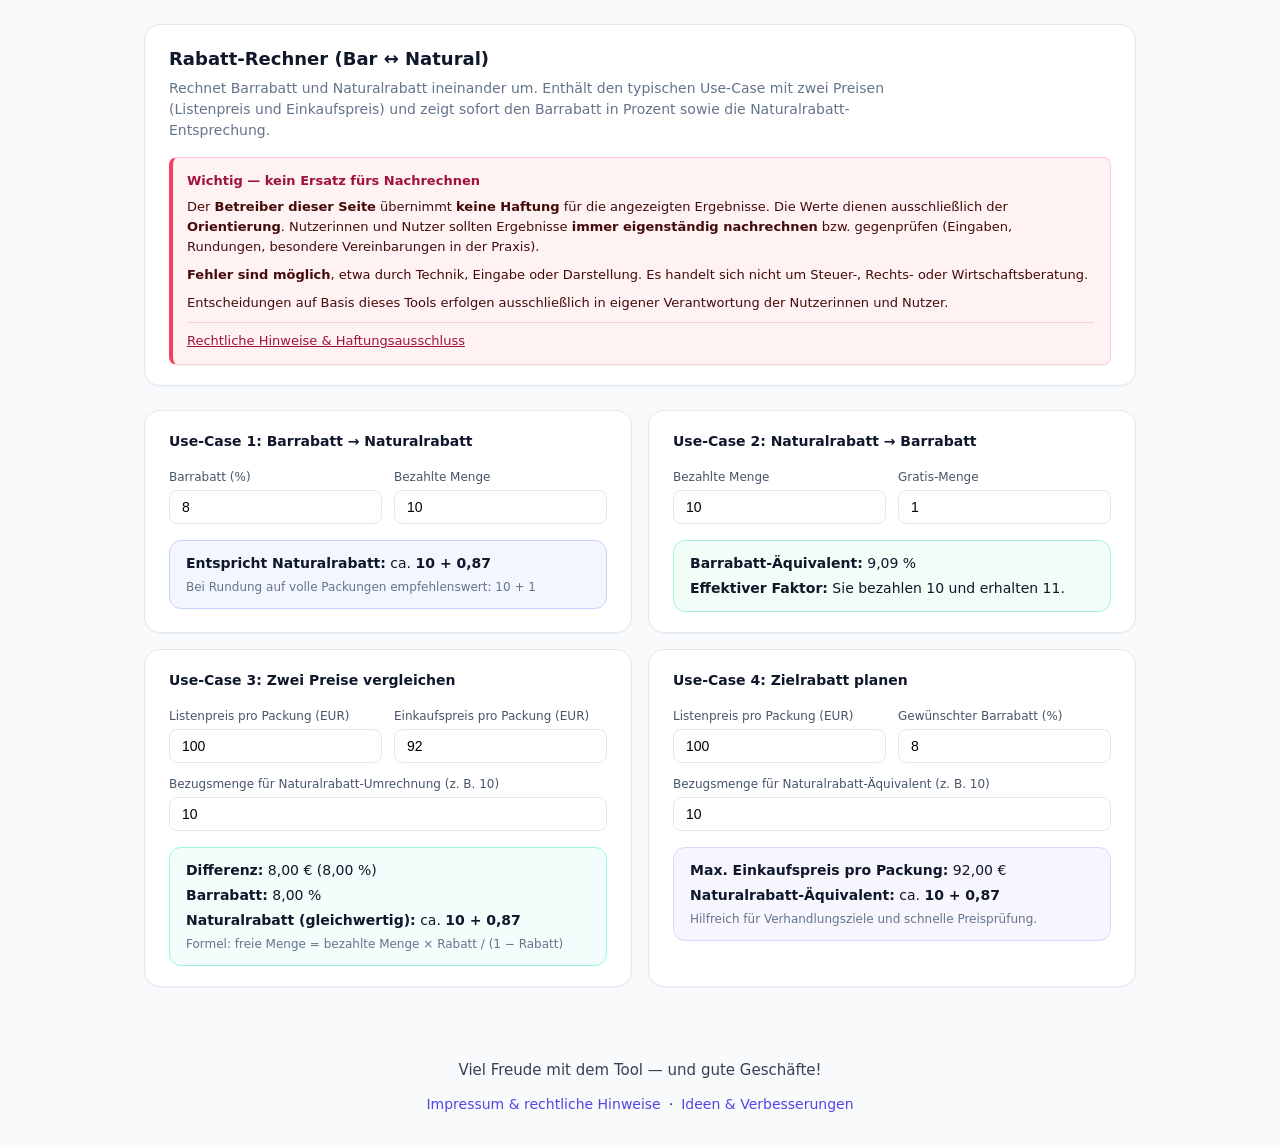
<file: index.html>
<!DOCTYPE html>
  <html lang="de">
  <head>
    <meta charset="utf-8" />
    <meta name="viewport" content="width=device-width, initial-scale=1" />
    <title>Rabatt-Rechner (Bar ↔ Natural)</title>
    <link rel="stylesheet" href="style.css" />
  </head>
  <body>
    <main class="wrap">
      <section class="card intro">
        <h1>Rabatt-Rechner (Bar ↔ Natural)</h1>
        <p class="lead">
          Rechnet Barrabatt und Naturalrabatt ineinander um. Enthält den typischen Use-Case mit zwei Preisen
          (Listenpreis und Einkaufspreis) und zeigt sofort den Barrabatt in Prozent sowie die Naturalrabatt-Entsprechung.
        </p>
        <div class="warning-box" role="note" aria-label="Warnhinweis">
          <p class="warning-box__title"><strong>Wichtig — kein Ersatz fürs Nachrechnen</strong></p>
          <p>
            Der <strong>Betreiber dieser Seite</strong> übernimmt <strong>keine Haftung</strong> für die angezeigten
            Ergebnisse. Die Werte dienen ausschließlich der <strong>Orientierung</strong>. Nutzerinnen und Nutzer sollten
            Ergebnisse <strong>immer eigenständig nachrechnen</strong> bzw. gegenprüfen (Eingaben, Rundungen, besondere
            Vereinbarungen in der Praxis).
          </p>
          <p>
            <strong>Fehler sind möglich</strong>, etwa durch Technik, Eingabe oder Darstellung. Es handelt sich nicht um
            Steuer-, Rechts- oder Wirtschaftsberatung.
          </p>
          <p>
  Entscheidungen auf Basis dieses Tools erfolgen ausschließlich in eigener Verantwortung der Nutzerinnen und Nutzer.
</p>
          <p class="warning-box__link">
            <a href="impressum.html#haftung">Rechtliche Hinweise &amp; Haftungsausschluss</a>
          </p>
        </div>
      </section>

      <section class="grid-2">
        <div class="card" data-case="1">
          <h2>Use-Case 1: Barrabatt → Naturalrabatt</h2>
          <div class="row-2">
            <label>
              Barrabatt (%)
              <input id="barPercentInput" type="number" min="0" max="99.99" step="0.01" value="8" />
            </label>
            <label>
              Bezahlte Menge
              <input id="barQtyInput" type="number" min="1" step="1" value="10" />
            </label>
          </div>
          <div id="uc1-out" class="out out-indigo hidden"></div>
          <p id="uc1-hint" class="hint">Bitte Rabatt zwischen 0% und kleiner 100% eingeben.</p>
        </div>

        <div class="card" data-case="2">
          <h2>Use-Case 2: Naturalrabatt → Barrabatt</h2>
          <div class="row-2">
            <label>
              Bezahlte Menge
              <input id="natPaidQty" type="number" min="1" step="1" value="10" />
            </label>
            <label>
              Gratis-Menge
              <input id="natFreeQty" type="number" min="0" step="1" value="1" />
            </label>
          </div>
          <div id="uc2-out" class="out out-emerald hidden"></div>
          <p id="uc2-hint" class="hint">Bitte mindestens 1 bezahlte Packung eingeben.</p>
        </div>

        <div class="card" data-case="3">
          <h2>Use-Case 3: Zwei Preise vergleichen</h2>
          <div class="row-2">
            <label>
              Listenpreis pro Packung (EUR)
              <input id="priceList" type="number" min="0" step="0.01" value="100" />
            </label>
            <label>
              Einkaufspreis pro Packung (EUR)
              <input id="priceBuy" type="number" min="0" step="0.01" value="92" />
            </label>
          </div>
          <label class="block-label">
            Bezugsmenge für Naturalrabatt-Umrechnung (z. B. 10)
            <input id="priceUseCaseQty" type="number" min="1" step="1" value="10" />
          </label>
          <div id="uc3-out" class="out out-teal hidden"></div>
          <p id="uc3-hint" class="hint">
            Bitte sinnvolle Preise eingeben (Listenpreis &gt; 0, Einkaufspreis zwischen 0 und Listenpreis).
          </p>
        </div>

        <div class="card" data-case="4">
          <h2>Use-Case 4: Zielrabatt planen</h2>
          <div class="row-2">
            <label>
              Listenpreis pro Packung (EUR)
              <input id="targetListPrice" type="number" min="0" step="0.01" value="100" />
            </label>
            <label>
              Gewünschter Barrabatt (%)
              <input id="targetBarPctInput" type="number" min="0" max="99.99" step="0.01" value="8" />
            </label>
          </div>
          <label class="block-label">
            Bezugsmenge für Naturalrabatt-Äquivalent (z. B. 10)
            <input id="targetQty" type="number" min="1" step="1" value="10" />
          </label>
          <div id="uc4-out" class="out out-violet hidden"></div>
          <p id="uc4-hint" class="hint">Bitte Listenpreis &gt; 0 und Zielrabatt zwischen 0% und kleiner 100% eingeben.</p>
        </div>
      </section>
    </main>

    <footer class="site-footer">
      <p class="footer-wish">Viel Freude mit dem Tool — und gute Geschäfte!</p>
      <p class="footer-links">
        <a href="impressum.html">Impressum &amp; rechtliche Hinweise</a>
        ·
        <a href="impressum.html#ideen">Ideen &amp; Verbesserungen</a>
      </p>
    </footer>

    <script src="script.js"></script>
  </body>
  </html>
</file>
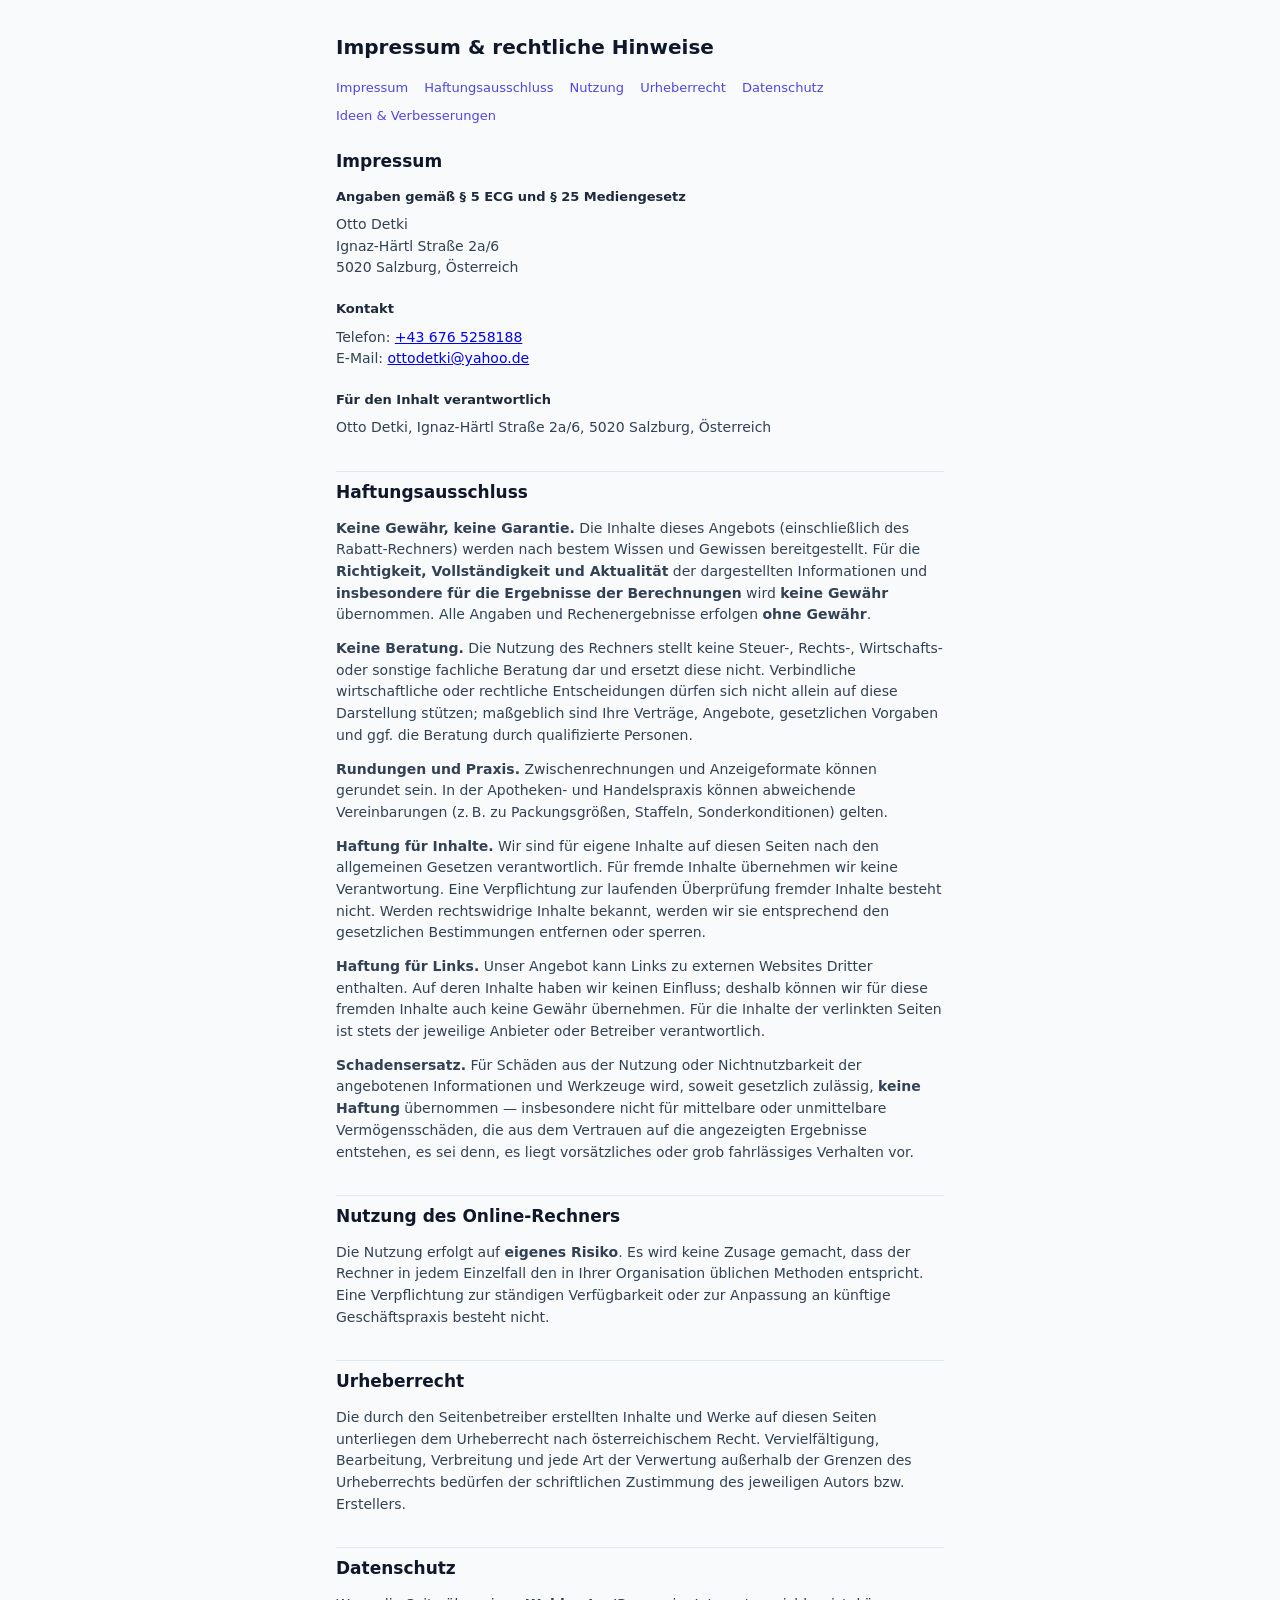
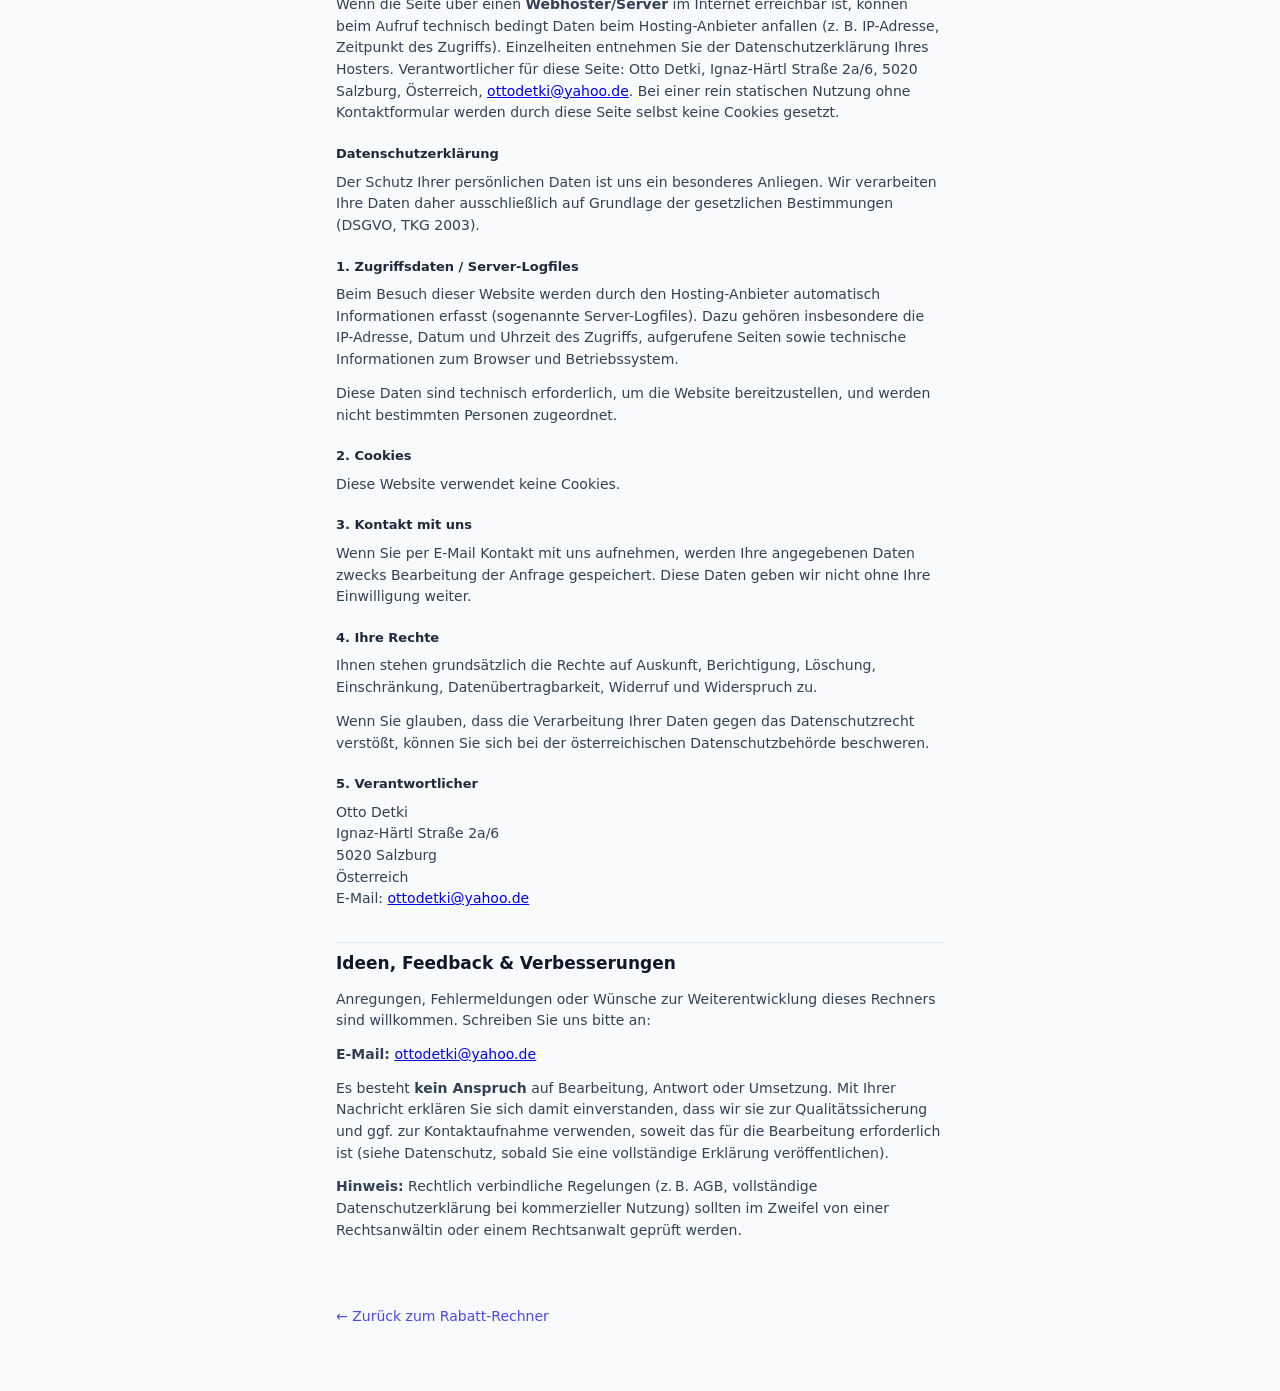
<file: impressum.html>
<!DOCTYPE html>
<html lang="de">
<head>
  <meta charset="utf-8" />
  <meta name="viewport" content="width=device-width, initial-scale=1" />
  <title>Impressum &amp; rechtliche Hinweise — Rabatt-Rechner</title>
  <link rel="stylesheet" href="style.css" />
</head>
<body>
  <article class="impressum-page legal-doc">
    <h1 id="top">Impressum &amp; rechtliche Hinweise</h1>

    <nav class="legal-toc" aria-label="Abschnitte">
      <a href="#impressum">Impressum</a>
      <a href="#haftung">Haftungsausschluss</a>
      <a href="#nutzung">Nutzung</a>
      <a href="#urheber">Urheberrecht</a>
      <a href="#datenschutz">Datenschutz</a>
      <a href="#ideen">Ideen &amp; Verbesserungen</a>
    </nav>

    <section class="legal-section" aria-labelledby="impressum">
      <h2 id="impressum">Impressum</h2>

      <h3 class="legal-h3">Angaben gemäß § 5 ECG und § 25 Mediengesetz</h3>
      <p class="legal-address">
        Otto Detki<br />
        Ignaz-Härtl Straße 2a/6<br />
        5020 Salzburg, Österreich
      </p>

      <h3 class="legal-h3">Kontakt</h3>
      <p>
        Telefon: <a href="tel:+436765258188">+43 676 5258188</a><br />
        E-Mail: <a href="mailto:ottodetki@yahoo.de">ottodetki@yahoo.de</a>
      </p>

      <h3 class="legal-h3">Für den Inhalt verantwortlich</h3>
      <p>Otto Detki, Ignaz-Härtl Straße 2a/6, 5020 Salzburg, Österreich</p>
    </section>

    <section class="legal-section" aria-labelledby="haftung">
      <h2 id="haftung">Haftungsausschluss</h2>

      <p>
        <strong>Keine Gewähr, keine Garantie.</strong> Die Inhalte dieses Angebots (einschließlich des Rabatt-Rechners)
        werden nach bestem Wissen und Gewissen bereitgestellt. Für die <strong>Richtigkeit, Vollständigkeit und Aktualität</strong>
        der dargestellten Informationen und <strong>insbesondere für die Ergebnisse der Berechnungen</strong> wird
        <strong>keine Gewähr</strong> übernommen. Alle Angaben und Rechenergebnisse erfolgen <strong>ohne Gewähr</strong>.
      </p>
      <p>
        <strong>Keine Beratung.</strong> Die Nutzung des Rechners stellt keine Steuer-, Rechts-, Wirtschafts- oder sonstige
        fachliche Beratung dar und ersetzt diese nicht. Verbindliche wirtschaftliche oder rechtliche Entscheidungen dürfen
        sich nicht allein auf diese Darstellung stützen; maßgeblich sind Ihre Verträge, Angebote, gesetzlichen Vorgaben
        und ggf. die Beratung durch qualifizierte Personen.
      </p>
      <p>
        <strong>Rundungen und Praxis.</strong> Zwischenrechnungen und Anzeigeformate können gerundet sein. In der Apotheken-
        und Handelspraxis können abweichende Vereinbarungen (z. B. zu Packungsgrößen, Staffeln, Sonderkonditionen) gelten.
      </p>
      <p>
        <strong>Haftung für Inhalte.</strong> Wir sind für eigene Inhalte auf diesen Seiten nach den allgemeinen Gesetzen
        verantwortlich. Für fremde Inhalte übernehmen wir keine Verantwortung. Eine Verpflichtung zur laufenden Überprüfung
        fremder Inhalte besteht nicht. Werden rechtswidrige Inhalte bekannt, werden wir sie entsprechend den gesetzlichen
        Bestimmungen entfernen oder sperren.
      </p>
      <p>
        <strong>Haftung für Links.</strong> Unser Angebot kann Links zu externen Websites Dritter enthalten. Auf deren Inhalte
        haben wir keinen Einfluss; deshalb können wir für diese fremden Inhalte auch keine Gewähr übernehmen. Für die Inhalte
        der verlinkten Seiten ist stets der jeweilige Anbieter oder Betreiber verantwortlich.
      </p>
      <p>
        <strong>Schadensersatz.</strong> Für Schäden aus der Nutzung oder Nichtnutzbarkeit der angebotenen Informationen und
        Werkzeuge wird, soweit gesetzlich zulässig, <strong>keine Haftung</strong> übernommen — insbesondere nicht für
        mittelbare oder unmittelbare Vermögensschäden, die aus dem Vertrauen auf die angezeigten Ergebnisse entstehen,
        es sei denn, es liegt vorsätzliches oder grob fahrlässiges Verhalten vor.
      </p>
    </section>

    <section class="legal-section" aria-labelledby="nutzung">
      <h2 id="nutzung">Nutzung des Online-Rechners</h2>
      <p>
        Die Nutzung erfolgt auf <strong>eigenes Risiko</strong>. Es wird keine Zusage gemacht, dass der Rechner in jedem
        Einzelfall den in Ihrer Organisation üblichen Methoden entspricht. Eine Verpflichtung zur ständigen Verfügbarkeit
        oder zur Anpassung an künftige Geschäftspraxis besteht nicht.
      </p>
    </section>

    <section class="legal-section" aria-labelledby="urheber">
      <h2 id="urheber">Urheberrecht</h2>
      <p>
        Die durch den Seitenbetreiber erstellten Inhalte und Werke auf diesen Seiten unterliegen dem Urheberrecht nach österreichischem Recht.
        Vervielfältigung, Bearbeitung, Verbreitung und jede Art der Verwertung außerhalb der Grenzen des Urheberrechts
        bedürfen der schriftlichen Zustimmung des jeweiligen Autors bzw. Erstellers.
      </p>
    </section>

    <section class="legal-section" aria-labelledby="datenschutz">
      <h2 id="datenschutz">Datenschutz </h2>

     

      <p>
        Wenn die Seite über einen <strong>Webhoster/Server</strong> im Internet erreichbar ist, können beim Aufruf technisch
        bedingt Daten beim Hosting-Anbieter anfallen (z. B. IP-Adresse, Zeitpunkt des Zugriffs). Einzelheiten entnehmen Sie
        der Datenschutzerklärung Ihres Hosters. Verantwortlicher für diese Seite: Otto Detki,
        Ignaz-Härtl Straße 2a/6, 5020 Salzburg, Österreich,
        <a href="mailto:ottodetki@yahoo.de">ottodetki@yahoo.de</a>. Bei einer rein statischen Nutzung ohne Kontaktformular
        werden durch diese Seite selbst keine Cookies gesetzt.
      </p>

      <h3 class="legal-h3" id="ds-erklaerung">Datenschutzerklärung</h3>
      <p>
        Der Schutz Ihrer persönlichen Daten ist uns ein besonderes Anliegen. Wir verarbeiten Ihre Daten daher ausschließlich auf Grundlage der gesetzlichen Bestimmungen (DSGVO, TKG 2003).
      </p>

      <h3 class="legal-h3">1. Zugriffsdaten / Server-Logfiles</h3>
      <p>
        Beim Besuch dieser Website werden durch den Hosting-Anbieter automatisch Informationen erfasst (sogenannte Server-Logfiles). Dazu gehören insbesondere die IP-Adresse, Datum und Uhrzeit des Zugriffs, aufgerufene Seiten sowie technische Informationen zum Browser und Betriebssystem.
      </p>
      <p>
        Diese Daten sind technisch erforderlich, um die Website bereitzustellen, und werden nicht bestimmten Personen zugeordnet.
      </p>

      <h3 class="legal-h3">2. Cookies</h3>
      <p>Diese Website verwendet keine Cookies.</p>

      <h3 class="legal-h3">3. Kontakt mit uns</h3>
      <p>
        Wenn Sie per E-Mail Kontakt mit uns aufnehmen, werden Ihre angegebenen Daten zwecks Bearbeitung der Anfrage gespeichert. Diese Daten geben wir nicht ohne Ihre Einwilligung weiter.
      </p>

      <h3 class="legal-h3">4. Ihre Rechte</h3>
      <p>
        Ihnen stehen grundsätzlich die Rechte auf Auskunft, Berichtigung, Löschung, Einschränkung, Datenübertragbarkeit, Widerruf und Widerspruch zu.
      </p>
      <p>
        Wenn Sie glauben, dass die Verarbeitung Ihrer Daten gegen das Datenschutzrecht verstößt, können Sie sich bei der österreichischen Datenschutzbehörde beschweren.
      </p>

      <h3 class="legal-h3">5. Verantwortlicher</h3>
      <p class="legal-address">
        Otto Detki<br />
        Ignaz-Härtl Straße 2a/6<br />
        5020 Salzburg<br />
        Österreich<br />
        E-Mail: <a href="mailto:ottodetki@yahoo.de">ottodetki@yahoo.de</a>
      </p>
    </section>

    <section class="legal-section" aria-labelledby="ideen">
      <h2 id="ideen">Ideen, Feedback &amp; Verbesserungen</h2>
      <p>
        Anregungen, Fehlermeldungen oder Wünsche zur Weiterentwicklung dieses Rechners sind willkommen.
        Schreiben Sie uns bitte an:
      </p>
      <p>
        <strong>E-Mail:</strong>
        <a href="mailto:ottodetki@yahoo.de?subject=Idee%20%2F%20Feedback%20Rabatt-Rechner">ottodetki@yahoo.de</a>
      </p>
      <p class="small-print">
        Es besteht <strong>kein Anspruch</strong> auf Bearbeitung, Antwort oder Umsetzung. Mit Ihrer Nachricht erklären Sie sich
        damit einverstanden, dass wir sie zur Qualitätssicherung und ggf. zur Kontaktaufnahme verwenden, soweit das für die
        Bearbeitung erforderlich ist (siehe Datenschutz, sobald Sie eine vollständige Erklärung veröffentlichen).
      </p>
      <p class="small-print">
        <strong>Hinweis:</strong> Rechtlich verbindliche Regelungen (z. B. AGB, vollständige Datenschutzerklärung bei kommerzieller
        Nutzung) sollten im Zweifel von einer Rechtsanwältin oder einem Rechtsanwalt geprüft werden.
      </p>
    </section>

    <p class="legal-back-wrap">
      <a class="back-link" href="index.html">← Zurück zum Rabatt-Rechner</a>
    </p>
  </article>
</body>
</html>
</file>
<file: style.css>
*,
*::before,
*::after {
  box-sizing: border-box;
}

:root {
  --bg: #f8fafc;
  --text: #0f172a;
  --muted: #64748b;
  --border: #e2e8f0;
  --indigo-bg: rgba(238, 242, 255, 0.65);
  --indigo-border: #c7d2fe;
  --emerald-bg: rgba(236, 253, 245, 0.75);
  --emerald-border: #a7f3d0;
  --teal-bg: rgba(240, 253, 250, 0.8);
  --teal-border: #99f6e4;
  --violet-bg: rgba(245, 243, 255, 0.75);
  --violet-border: #ddd6fe;
}

html {
  font-size: 16px;
  -webkit-font-smoothing: antialiased;
}

body {
  margin: 0;
  min-height: 100vh;
  font-family: system-ui, -apple-system, "Segoe UI", Roboto, Ubuntu, sans-serif;
  background: var(--bg);
  color: var(--text);
  line-height: 1.5;
}

.wrap {
  max-width: 64rem;
  margin: 0 auto;
  padding: 1.5rem 1rem 3rem;
}

.card {
  border-radius: 1rem;
  border: 1px solid var(--border);
  background: #fff;
  box-shadow: 0 1px 2px rgba(15, 23, 42, 0.04);
  padding: 1.25rem 1.5rem;
}

.intro {
  margin-bottom: 1.5rem;
}

h1 {
  margin: 0;
  font-size: 1.125rem;
  font-weight: 600;
}

.lead {
  margin: 0.35rem 0 0;
  font-size: 0.875rem;
  color: var(--muted);
  max-width: 48rem;
}

.grid-2 {
  display: grid;
  gap: 1rem;
}

@media (min-width: 64rem) {
  .grid-2 {
    grid-template-columns: 1fr 1fr;
  }
}

h2 {
  margin: 0 0 1rem;
  font-size: 0.875rem;
  font-weight: 600;
}

.row-2 {
  display: grid;
  gap: 0.75rem;
}

@media (min-width: 40rem) {
  .row-2 {
    grid-template-columns: 1fr 1fr;
  }
}

label {
  display: block;
  font-size: 0.75rem;
  font-weight: 500;
  color: #475569;
}

.block-label {
  margin-top: 0.75rem;
}

input[type="number"] {
  margin-top: 0.25rem;
  width: 100%;
  border-radius: 0.5rem;
  border: 1px solid var(--border);
  padding: 0.5rem 0.75rem;
  font-size: 0.875rem;
}

input:focus {
  outline: 2px solid #818cf8;
  outline-offset: 1px;
}

.out {
  margin-top: 1rem;
  border-radius: 0.75rem;
  padding: 0.75rem 1rem;
  font-size: 0.875rem;
}

.out p {
  margin: 0.25rem 0;
}

.out p:first-child {
  margin-top: 0;
}

.out p:last-child {
  margin-bottom: 0;
}

.out-indigo {
  border: 1px solid var(--indigo-border);
  background: var(--indigo-bg);
}

.out-emerald {
  border: 1px solid var(--emerald-border);
  background: var(--emerald-bg);
}

.out-teal {
  border: 1px solid var(--teal-border);
  background: var(--teal-bg);
}

.out-violet {
  border: 1px solid var(--violet-border);
  background: var(--violet-bg);
}

.small {
  font-size: 0.75rem;
  color: var(--muted);
}

.hint {
  margin: 1rem 0 0;
  font-size: 0.75rem;
  color: var(--muted);
}

.hidden {
  display: none !important;
}

.site-footer {
  text-align: center;
  padding: 1.5rem 1rem 2rem;
  font-size: 0.875rem;
}

.footer-wish {
  margin: 0 0 0.75rem;
  font-size: 0.9375rem;
  font-weight: 500;
  color: #334155;
}

.footer-links {
  margin: 0;
  display: flex;
  flex-wrap: wrap;
  align-items: center;
  justify-content: center;
  gap: 0.35rem 0.5rem;
}

.site-footer a {
  color: #4f46e5;
  text-decoration: none;
}

.site-footer a:hover {
  text-decoration: underline;
}

/* Impressum page */
.impressum-page {
  max-width: 40rem;
  margin: 0 auto;
  padding: 2rem 1rem 4rem;
}

.impressum-page h1 {
  font-size: 1.25rem;
  margin-bottom: 1rem;
}

.impressum-page p,
.impressum-page ul {
  font-size: 0.875rem;
  color: #334155;
}

.impressum-page ul {
  padding-left: 1.25rem;
}

.back-link {
  display: inline-block;
  margin-top: 2rem;
  font-size: 0.875rem;
  color: #4f46e5;
  text-decoration: none;
}

.back-link:hover {
  text-decoration: underline;
}

/* Warnhinweis auf der Startseite (dezent, leicht rötlicher Akzent) */
.warning-box {
  margin: 1rem 0 0;
  padding: 0.85rem 1rem 0.85rem 0.875rem;
  border-radius: 0.5rem;
  border: 1px solid #fecdd3;
  border-left: 4px solid #f43f5e;
  background: #fef2f2;
  box-shadow: 0 1px 2px rgba(15, 23, 42, 0.04);
  font-size: 0.8125rem;
  color: #450a0a;
  line-height: 1.55;
}

.warning-box p {
  margin: 0 0 0.5rem;
}

.warning-box p:last-child {
  margin-bottom: 0;
}

.warning-box__title {
  margin-bottom: 0.35rem !important;
  font-size: 0.8125rem;
  color: #9f1239;
}

.warning-box__link {
  margin-top: 0.5rem !important;
  padding-top: 0.5rem;
  border-top: 1px solid #fecdd3;
}

.warning-box a {
  color: #9f1239;
  font-weight: 500;
}

.warning-box a:hover {
  color: #881337;
  text-decoration: underline;
}

/* Längere Rechtstexte */
.legal-section {
  margin: 0;
  padding: 0;
}

.legal-doc h2 {
  margin-top: 2rem;
  margin-bottom: 0.75rem;
  font-size: 1.0625rem;
  font-weight: 600;
  padding-top: 0.5rem;
  border-top: 1px solid var(--border);
  color: #0f172a;
}

.legal-doc > .legal-section:first-of-type h2 {
  border-top: none;
  padding-top: 0;
  margin-top: 0;
}

.legal-doc .legal-h3 {
  margin: 1.25rem 0 0.5rem;
  font-size: 0.8125rem;
  font-weight: 600;
  text-transform: none;
  letter-spacing: 0;
  color: #1e293b;
}

.legal-doc .legal-section > h2 + .legal-h3 {
  margin-top: 0.75rem;
}

.legal-doc .legal-section p {
  margin: 0 0 0.75rem;
  line-height: 1.55;
}

.legal-doc .legal-section p:last-child {
  margin-bottom: 0;
}

.legal-address {
  margin: 0 0 0.75rem;
  line-height: 1.55;
}

.legal-back-wrap {
  margin: 2rem 0 0;
}

.legal-toc {
  display: flex;
  flex-wrap: wrap;
  gap: 0.5rem 1rem;
  margin: 1rem 0 1.5rem;
  font-size: 0.8125rem;
}

.legal-toc a {
  color: #4f46e5;
  text-decoration: none;
}

.legal-toc a:hover {
  text-decoration: underline;
}

.small-print {
  font-size: 0.8125rem;
  color: #64748b;
}
</file>
